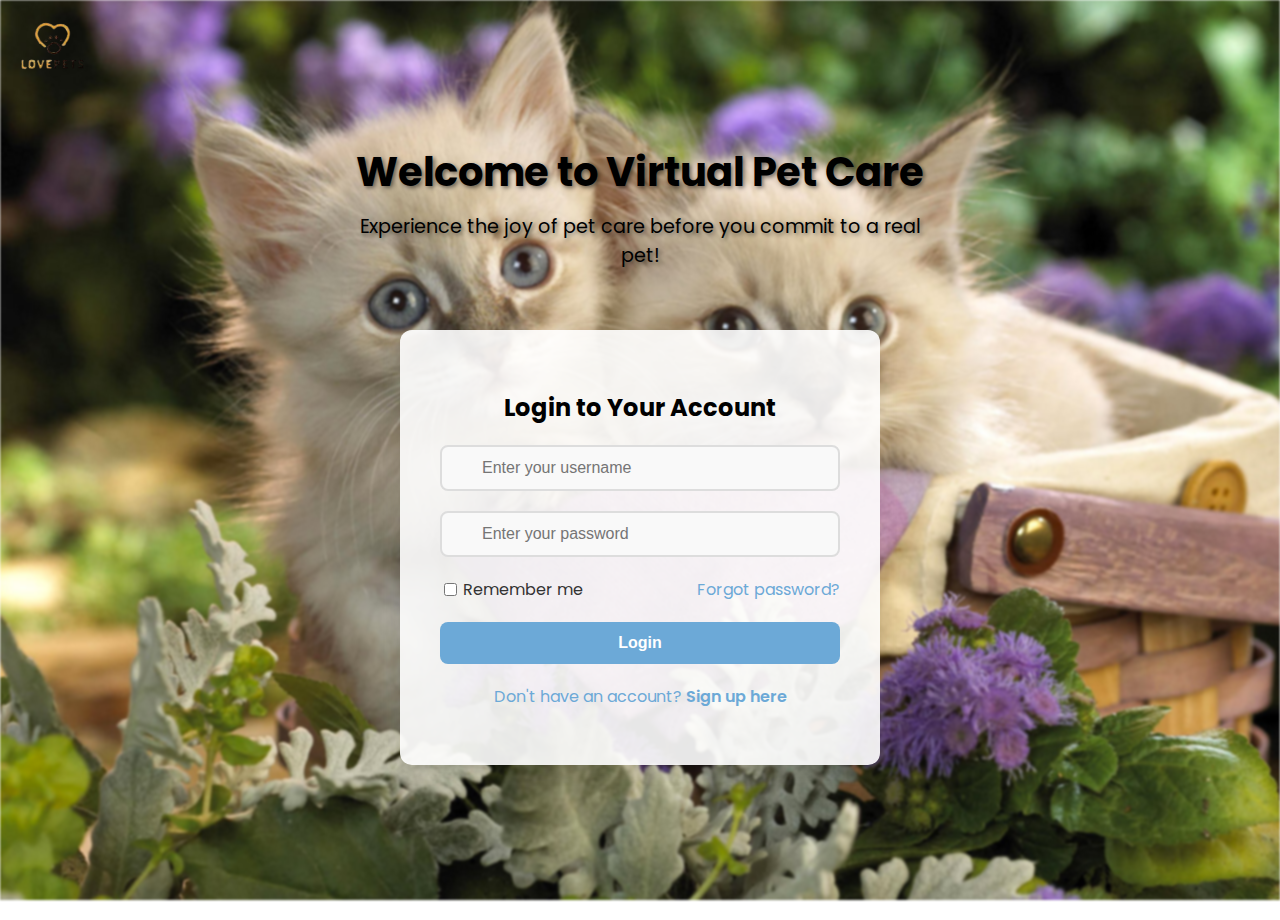
<file: index.html>
<!DOCTYPE html>
<html lang="en">

<head>
    <meta charset="UTF-8">
    <meta name="viewport" content="width=device-width, initial-scale=1.0">
    <title>Virtual Pet Care</title>
    <link rel="stylesheet" href="main.css">
    <link href="https://fonts.googleapis.com/css2?family=Poppins:wght@400;600&display=swap" rel="stylesheet">
    <link rel="stylesheet" href="https://unicons.iconscout.com/release/v4.0.8/css/line.css">
</head>

<body>
    <img class="logo" src="logo4.png" alt="logo">
    <div class="container">
        <div class="background-container">
            <h1>Welcome to Virtual Pet Care</h1>
            <p class="tagline">Experience the joy of pet care before you commit to a real pet!</p>
        </div>
        <form id="loginForm" action="welcome.html" method="post">
            <h2>Login to Your Account</h2>
            <div class="input-container">
                <i class="uil uil-user icon"></i>
                <input type="text" id="username" name="username" placeholder="Enter your username" required>
            </div>
            <div class="input-container">
                <i class="uil uil-lock icon"></i>
                <input type="password" id="password" name="password" placeholder="Enter your password" required>
                <i class="uil uil-eye-slash showHidePw" id="togglePw"></i>
            </div>
            <div class="checkbox-text">
                <div class="checkbox-content">
                    <input type="checkbox" id="logcheck">
                    <label for="logcheck" class="text">Remember me</label>
                </div>
                <a href="#">Forgot password?</a>
            </div>
            <button type="submit">Login</button>
            <p class="signup-link">Don't have an account? <a href="register.html">Sign up here</a></p>
        </form>


    </div>

    <script src="storage.js"></script>

</body>

</html>
</file>
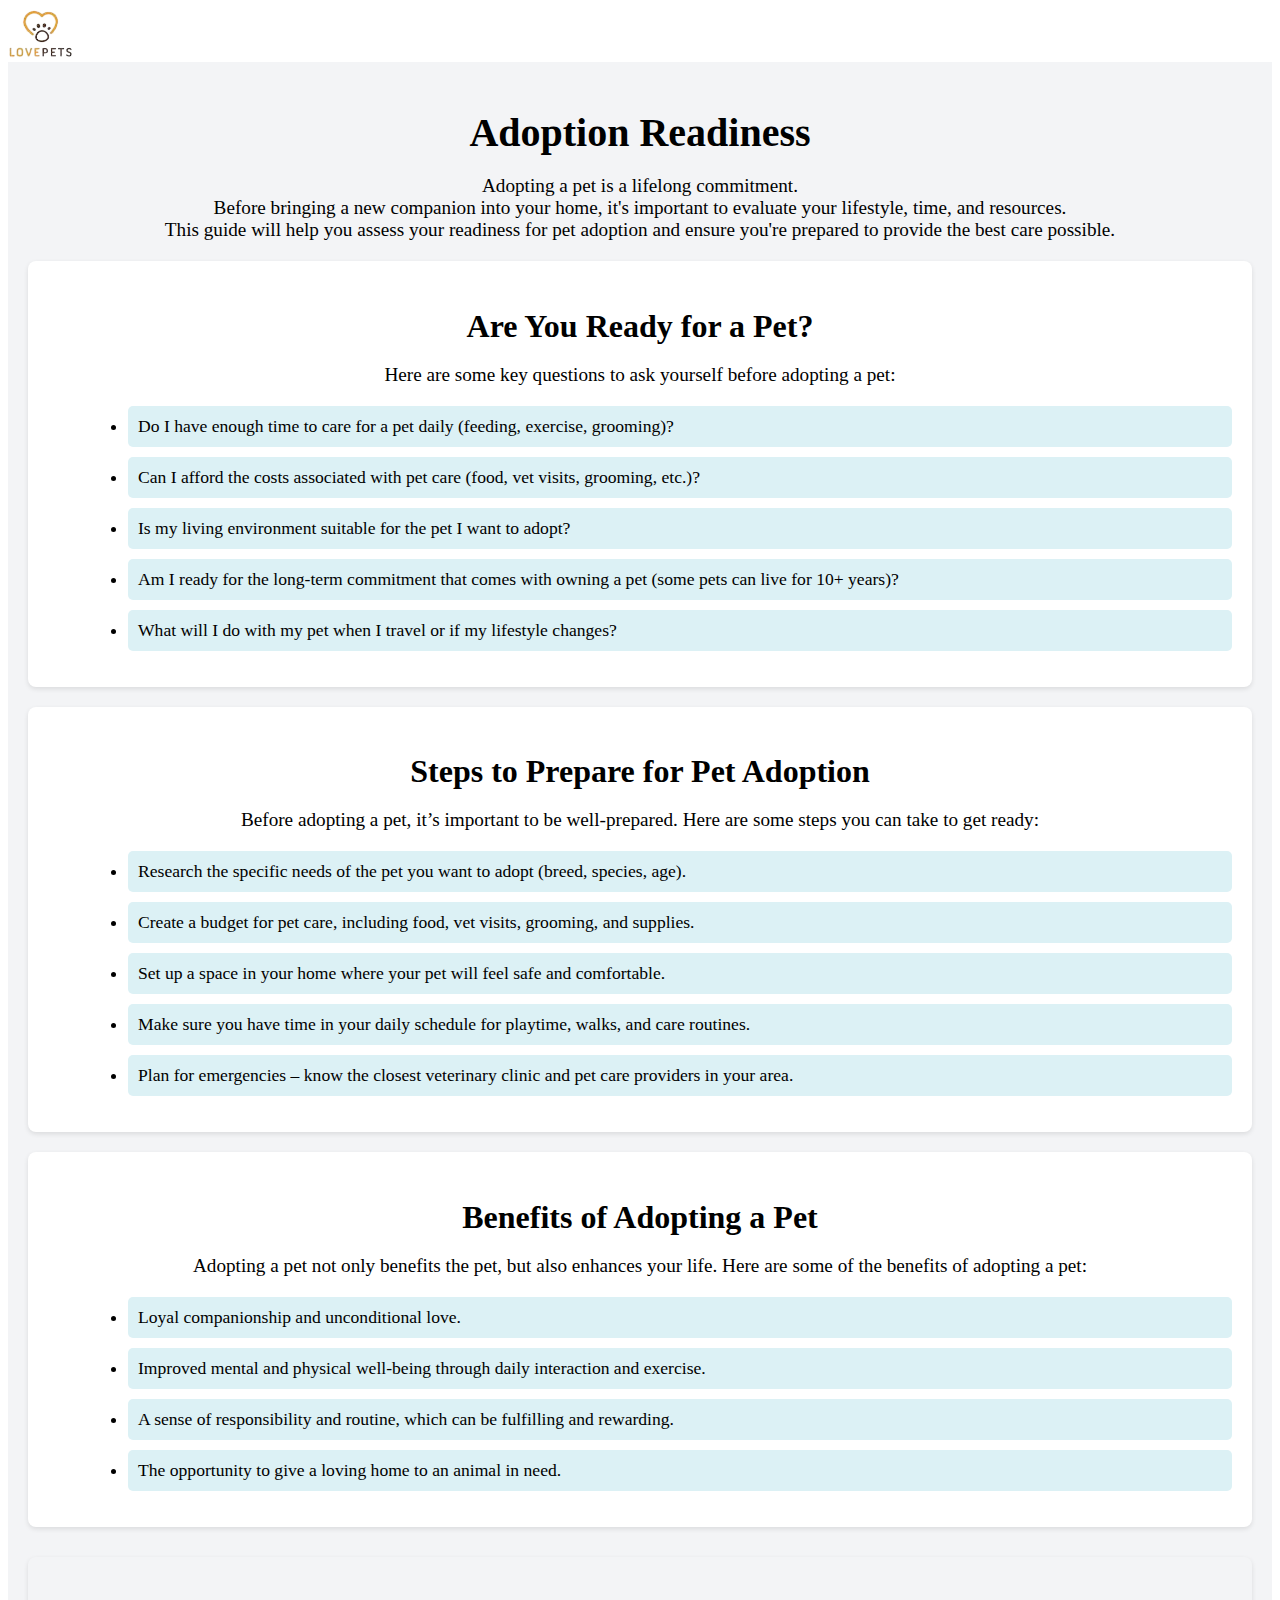
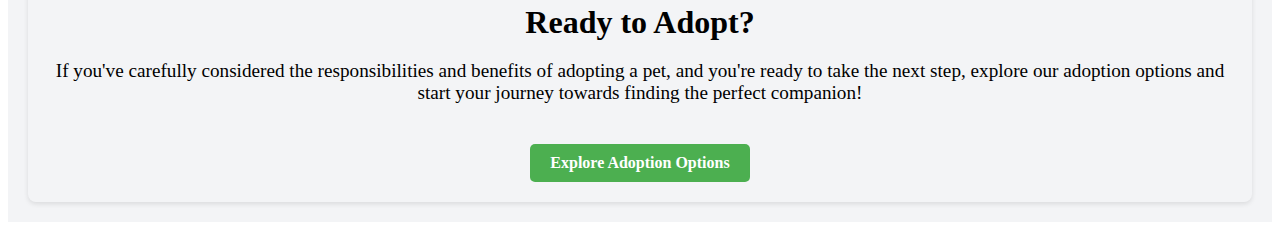
<file: adopt.html>
<!DOCTYPE html>
<html lang="en">

<head>
    <meta charset="UTF-8">
    <meta name="viewport" content="width=device-width, initial-scale=1.0">
    <title>Adoption Readlines</title>
    <link rel="stylesheet" href="adopt.css">
</head>

<body>

    <div class="logo">
        <a href="#"><img src="logo4.png" alt="Virtual Pet Care Logo"></a>
    </div>

    <div class="adoption-readiness">
        <h1>Adoption Readiness</h1>
        <p>Adopting a pet is a lifelong commitment.<br>Before bringing a new companion into your home, it's important to evaluate your lifestyle, time, and resources. <br>This guide will help you assess your readiness for pet adoption and ensure you're prepared
            to provide the best care possible.</p>

        <div class="readiness-questions">
            <h2>Are You Ready for a Pet?</h2>
            <p>Here are some key questions to ask yourself before adopting a pet:</p>
            <ul>
                <li>Do I have enough time to care for a pet daily (feeding, exercise, grooming)?</li>
                <li>Can I afford the costs associated with pet care (food, vet visits, grooming, etc.)?</li>
                <li>Is my living environment suitable for the pet I want to adopt?</li>
                <li>Am I ready for the long-term commitment that comes with owning a pet (some pets can live for 10+ years)?</li>
                <li>What will I do with my pet when I travel or if my lifestyle changes?</li>
            </ul>
        </div>

        <div class="preparation-tips">
            <h2>Steps to Prepare for Pet Adoption</h2>
            <p>Before adopting a pet, it’s important to be well-prepared. Here are some steps you can take to get ready:</p>
            <ul>
                <li>Research the specific needs of the pet you want to adopt (breed, species, age).</li>
                <li>Create a budget for pet care, including food, vet visits, grooming, and supplies.</li>
                <li>Set up a space in your home where your pet will feel safe and comfortable.</li>
                <li>Make sure you have time in your daily schedule for playtime, walks, and care routines.</li>
                <li>Plan for emergencies – know the closest veterinary clinic and pet care providers in your area.</li>
            </ul>
        </div>

        <div class="adoption-benefits">
            <h2>Benefits of Adopting a Pet</h2>
            <p>Adopting a pet not only benefits the pet, but also enhances your life. Here are some of the benefits of adopting a pet:</p>
            <ul>
                <li>Loyal companionship and unconditional love.</li>
                <li>Improved mental and physical well-being through daily interaction and exercise.</li>
                <li>A sense of responsibility and routine, which can be fulfilling and rewarding.</li>
                <li>The opportunity to give a loving home to an animal in need.</li>
            </ul>
        </div>

        <div class="cta">
            <h2>Ready to Adopt?</h2>
            <p>If you've carefully considered the responsibilities and benefits of adopting a pet, and you're ready to take the next step, explore our adoption options and start your journey towards finding the perfect companion!</p>
            <a href="#">Explore Adoption Options</a>
        </div>
    </div>


</body>

</html>
</file>
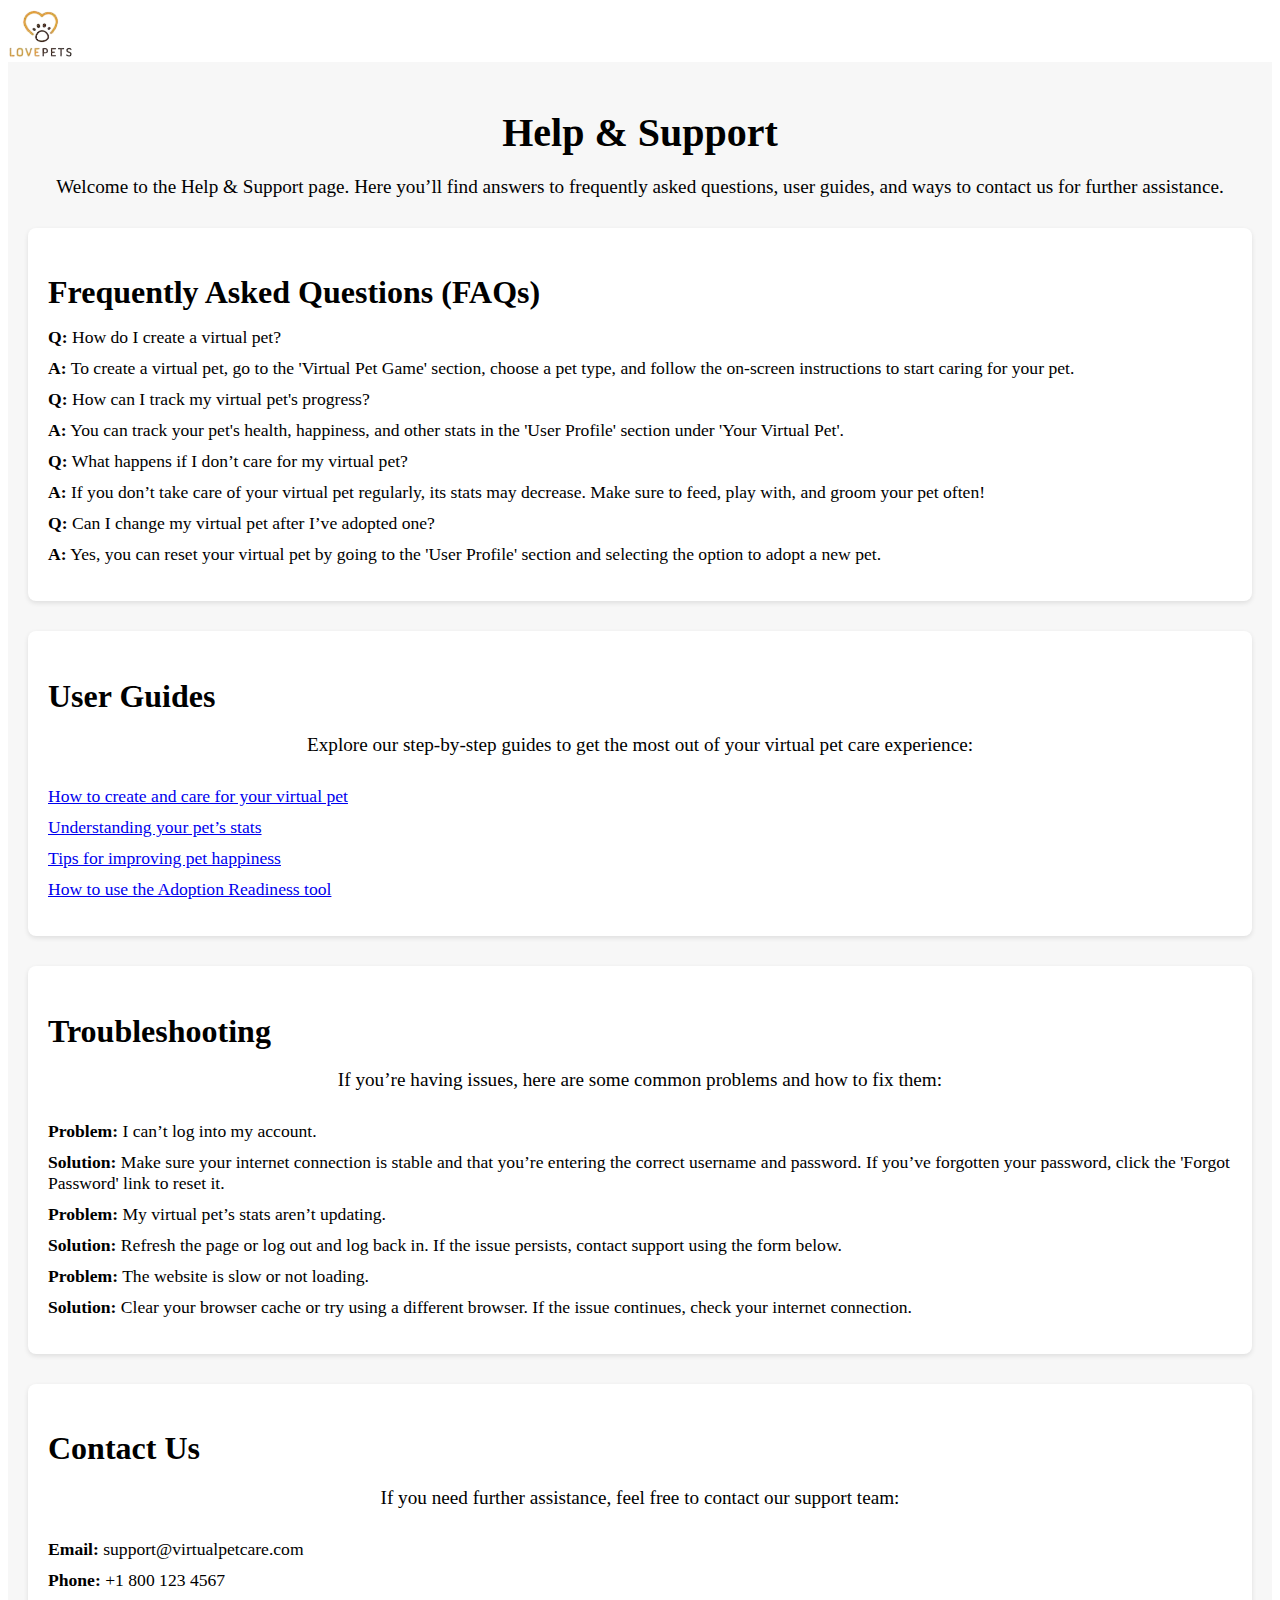
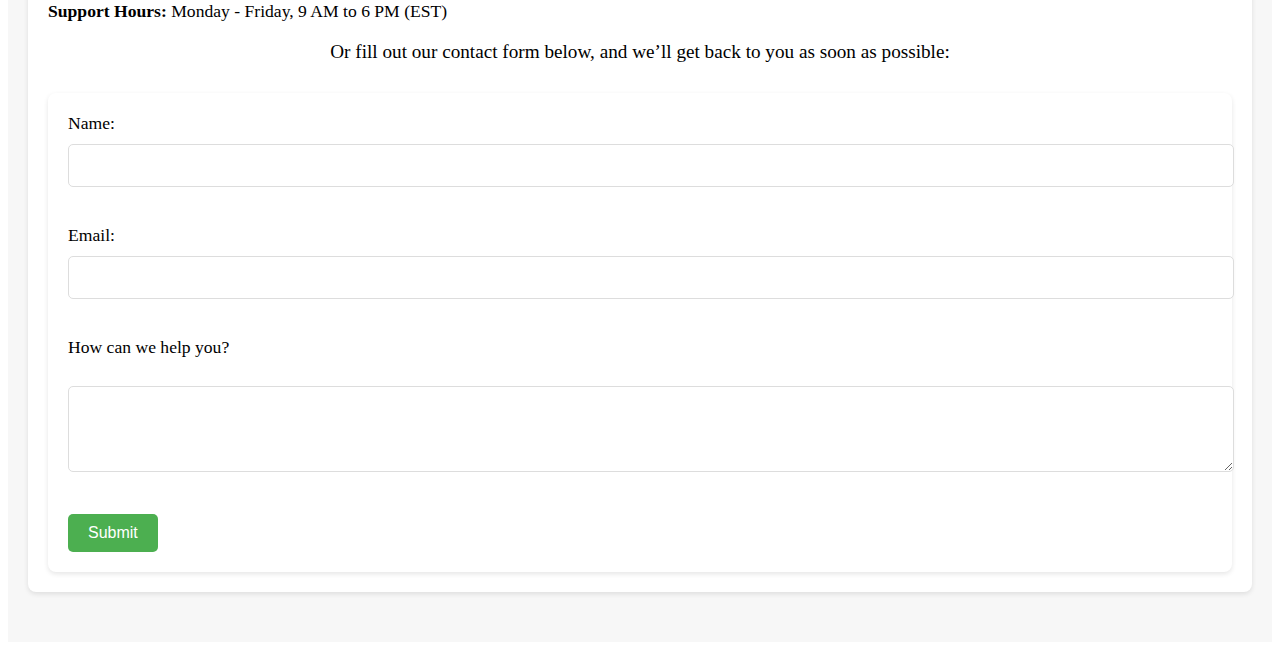
<file: help.html>
<!DOCTYPE html>
<html lang="en">

<head>
    <meta charset="UTF-8">
    <meta name="viewport" content="width=device-width, initial-scale=1.0">
    <title>Help and Support</title>
    <link rel="stylesheet" href="help.css">
</head>

<body>
    <div class="logo">
        <a href="#"><img src="logo4.png" alt="Virtual Pet Care Logo"></a>
    </div>
    <div class="help-support">
        <h1>Help & Support</h1>
        <p>Welcome to the Help & Support page. Here you’ll find answers to frequently asked questions, user guides, and ways to contact us for further assistance.</p>

        <div class="support-section">
            <h2>Frequently Asked Questions (FAQs)</h2>
            <ul>
                <li><strong>Q:</strong> How do I create a virtual pet?</li>
                <li><strong>A:</strong> To create a virtual pet, go to the 'Virtual Pet Game' section, choose a pet type, and follow the on-screen instructions to start caring for your pet.</li>

                <li><strong>Q:</strong> How can I track my virtual pet's progress?</li>
                <li><strong>A:</strong> You can track your pet's health, happiness, and other stats in the 'User Profile' section under 'Your Virtual Pet'.</li>

                <li><strong>Q:</strong> What happens if I don’t care for my virtual pet?</li>
                <li><strong>A:</strong> If you don’t take care of your virtual pet regularly, its stats may decrease. Make sure to feed, play with, and groom your pet often!</li>

                <li><strong>Q:</strong> Can I change my virtual pet after I’ve adopted one?</li>
                <li><strong>A:</strong> Yes, you can reset your virtual pet by going to the 'User Profile' section and selecting the option to adopt a new pet.</li>
            </ul>
        </div>

        <div class="support-section">
            <h2>User Guides</h2>
            <p>Explore our step-by-step guides to get the most out of your virtual pet care experience:</p>
            <ul>
                <li><a href="#">How to create and care for your virtual pet</a></li>
                <li><a href="#">Understanding your pet’s stats</a></li>
                <li><a href="#">Tips for improving pet happiness</a></li>
                <li><a href="#">How to use the Adoption Readiness tool</a></li>
            </ul>
        </div>

        <div class="support-section">
            <h2>Troubleshooting</h2>
            <p>If you’re having issues, here are some common problems and how to fix them:</p>
            <ul>
                <li><strong>Problem:</strong> I can’t log into my account.</li>
                <li><strong>Solution:</strong> Make sure your internet connection is stable and that you’re entering the correct username and password. If you’ve forgotten your password, click the 'Forgot Password' link to reset it.</li>

                <li><strong>Problem:</strong> My virtual pet’s stats aren’t updating.</li>
                <li><strong>Solution:</strong> Refresh the page or log out and log back in. If the issue persists, contact support using the form below.</li>

                <li><strong>Problem:</strong> The website is slow or not loading.</li>
                <li><strong>Solution:</strong> Clear your browser cache or try using a different browser. If the issue continues, check your internet connection.</li>
            </ul>
        </div>

        <div class="support-section">
            <h2>Contact Us</h2>
            <p>If you need further assistance, feel free to contact our support team:</p>
            <ul>
                <li><strong>Email:</strong> support@virtualpetcare.com</li>
                <li><strong>Phone:</strong> +1 800 123 4567</li>
                <li><strong>Support Hours:</strong> Monday - Friday, 9 AM to 6 PM (EST)</li>
            </ul>

            <p>Or fill out our contact form below, and we’ll get back to you as soon as possible:</p>
            <form>
                <label for="name">Name:</label>
                <input type="text" id="name" name="name" required><br><br>

                <label for="email">Email:</label>
                <input type="email" id="email" name="email" required><br><br>

                <label for="issue">How can we help you?</label><br>
                <textarea id="issue" name="issue" rows="4" cols="50" required></textarea><br><br>

                <button type="submit">Submit</button>
            </form>
        </div>
    </div>


</body>

</html>
</file>
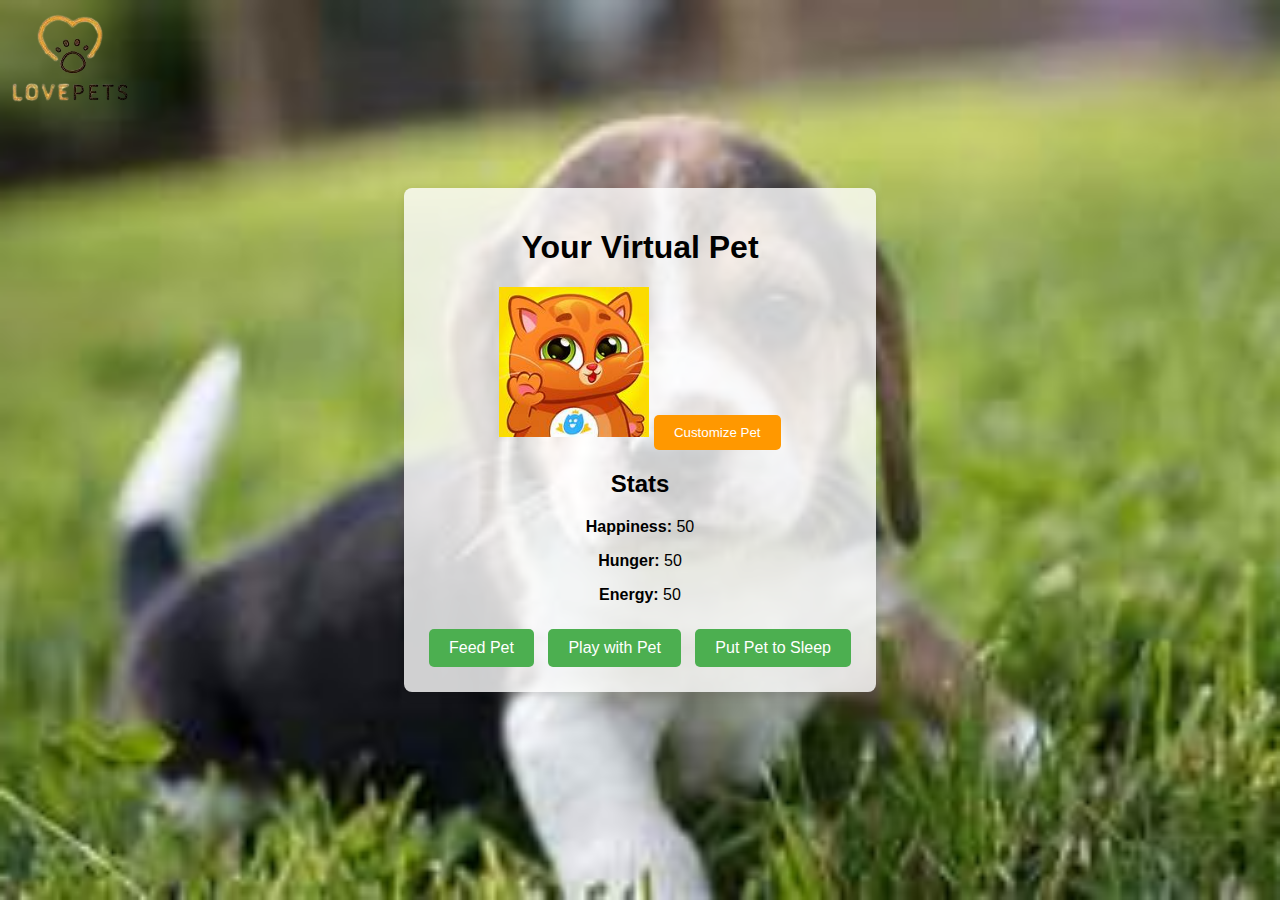
<file: peetgame.html>
<!DOCTYPE html>
<html lang="en">

<head>
    <meta charset="UTF-8">
    <meta name="viewport" content="width=device-width, initial-scale=1.0">
    <title>Virtual Pet Game</title>
    <link rel="stylesheet" href="petgame.css">
</head>

<body>
    <div class="logo">
        <a href="#"><img src="logo4.png" alt="Virtual Pet Care Logo"></a>
    </div>

    <div class="game-container">
        <h1>Your Virtual Pet</h1>

        <div class="pet">
            <img id="petImage" src="pet.jpeg" alt="Your Virtual Pet">
            <button id="customizePet">Customize Pet</button>
        </div>

        <div class="stats">
            <h2>Stats</h2>
            <p><strong>Happiness:</strong> <span id="happiness">50</span></p>
            <p><strong>Hunger:</strong> <span id="hunger">50</span></p>
            <p><strong>Energy:</strong> <span id="energy">50</span></p>
        </div>

        <div class="actions">
            <button id="feedButton">Feed Pet</button>
            <button id="playButton">Play with Pet</button>
            <button id="restButton">Put Pet to Sleep</button>
        </div>
    </div>

    <script src="script.js"></script>
</body>

</html>
</file>
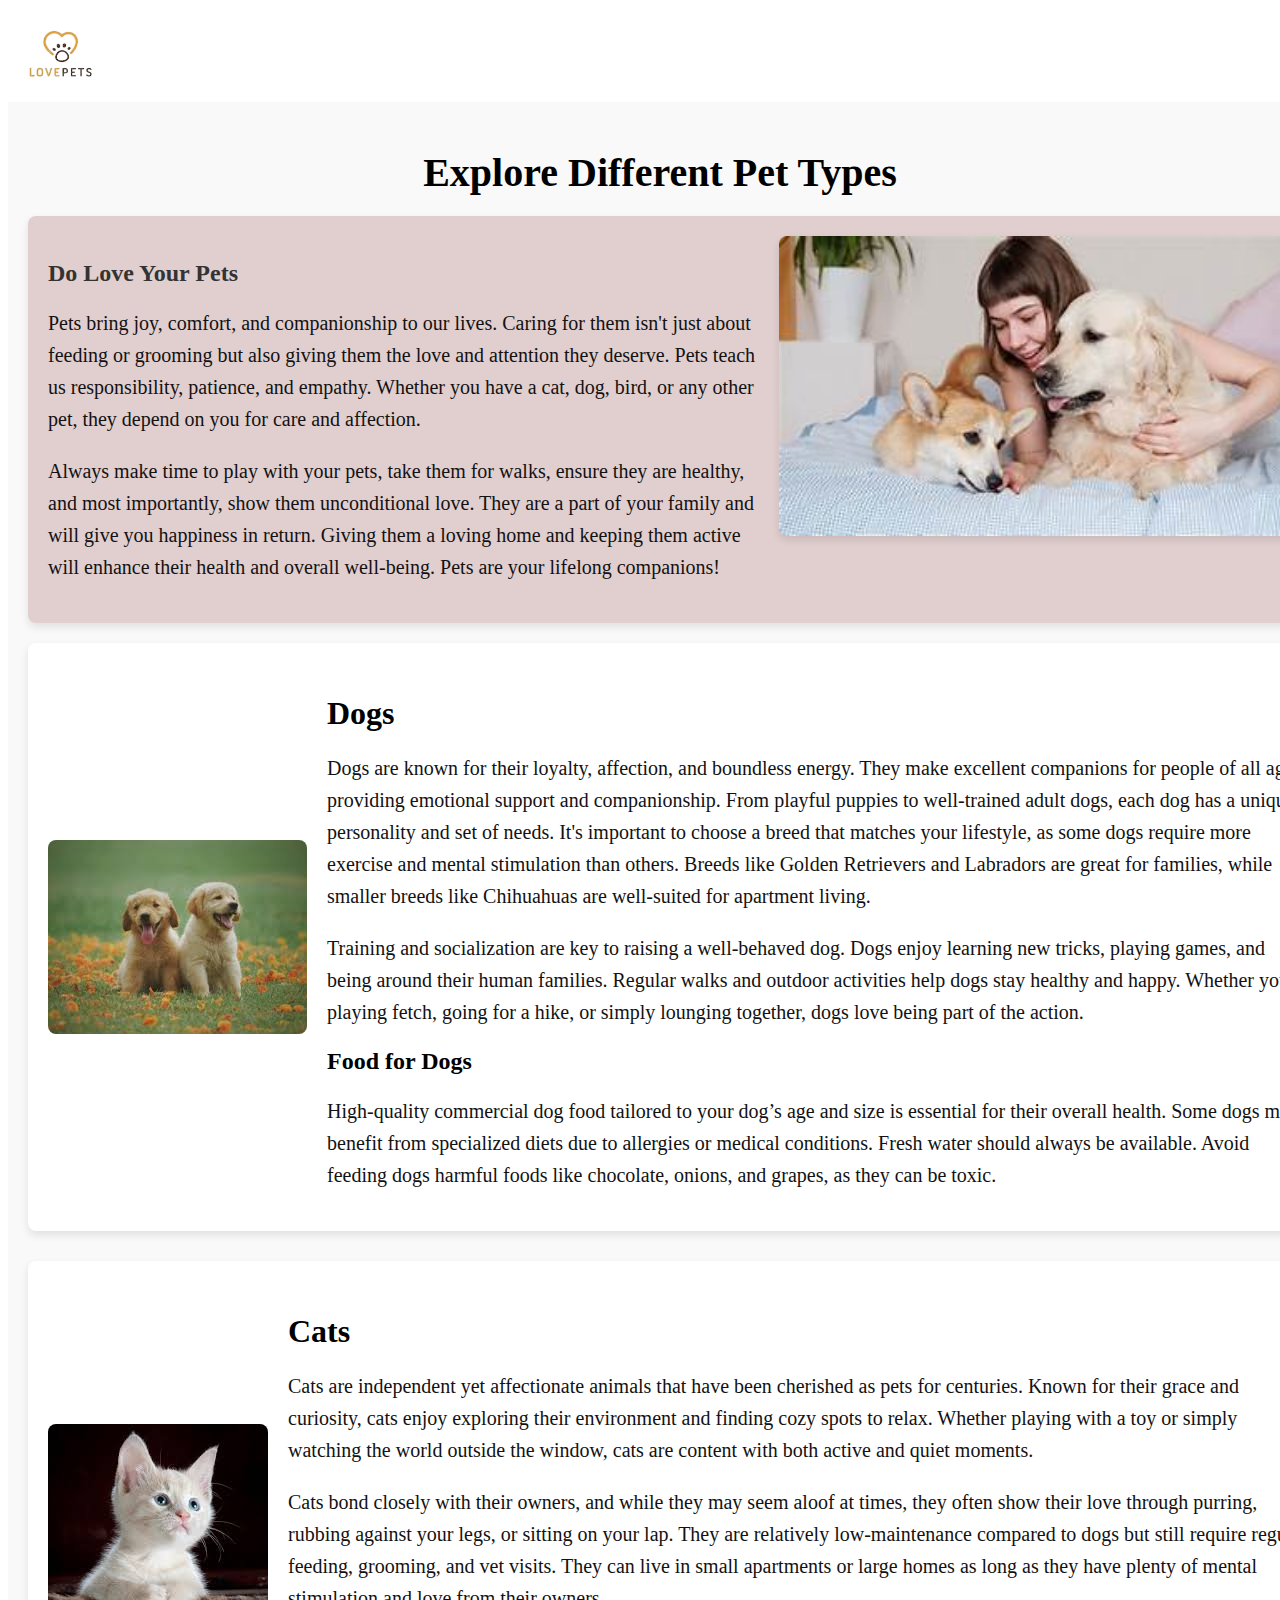
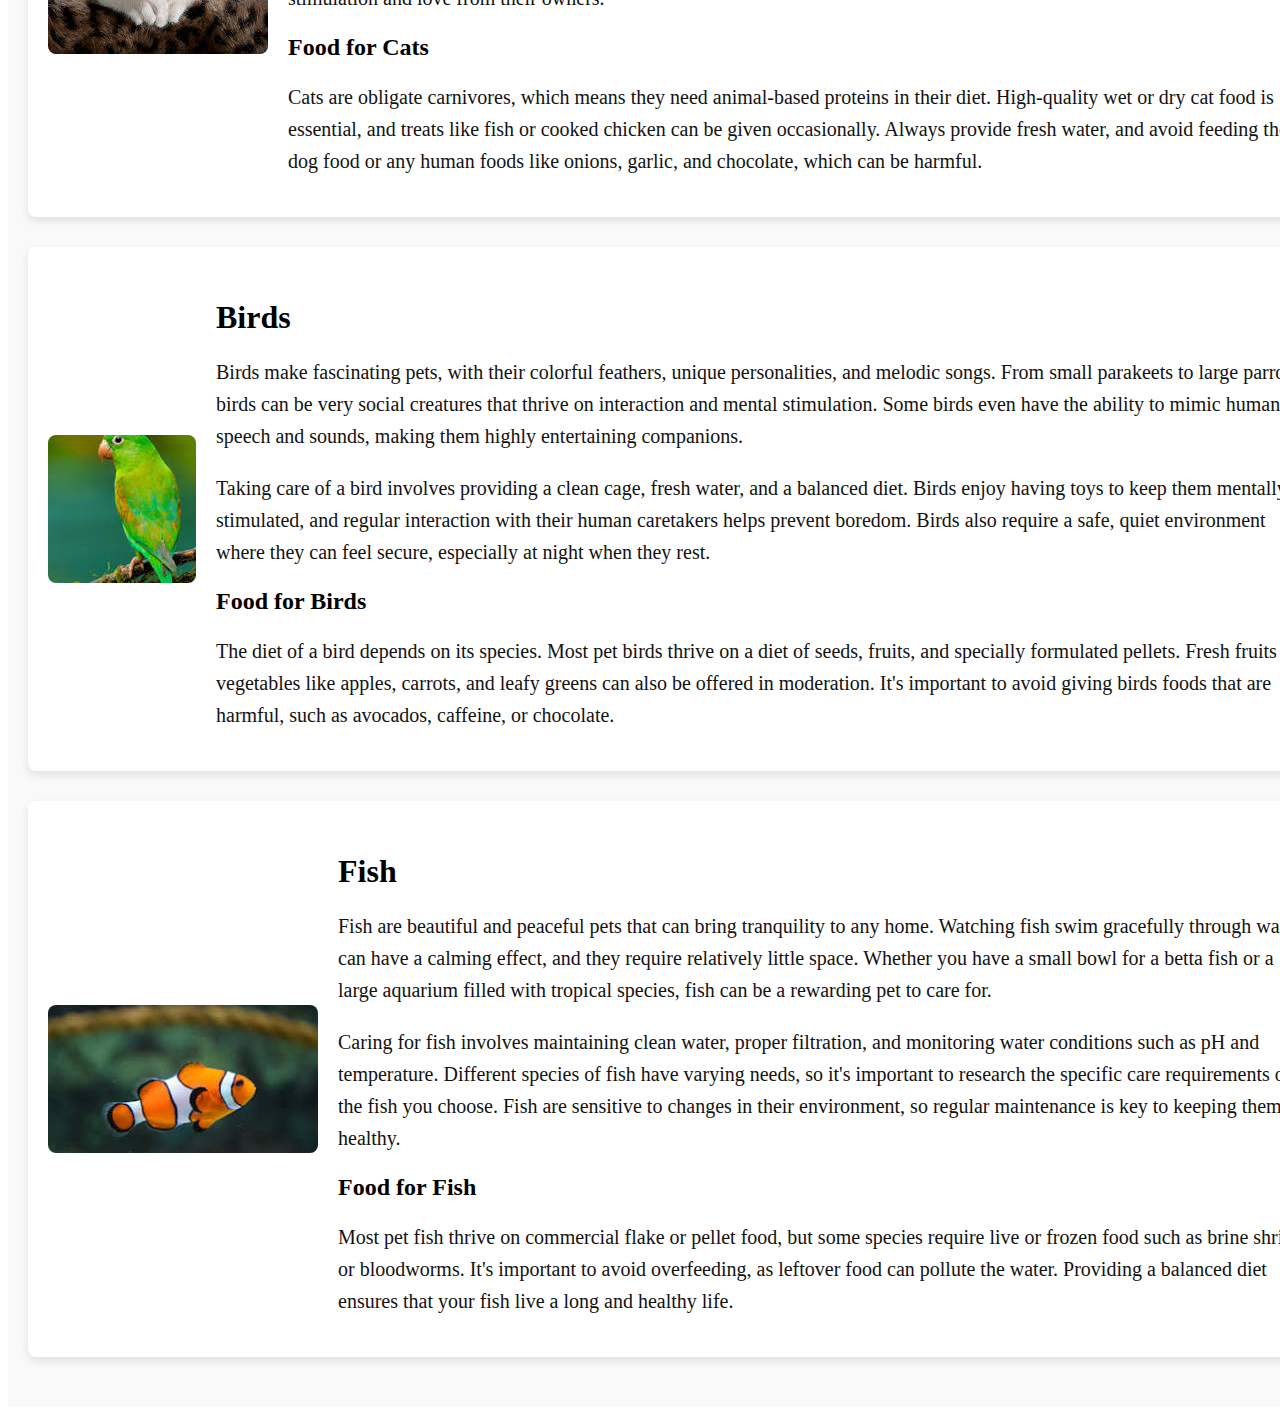
<file: petype.html>
<!DOCTYPE html>
<html lang="en">

<head>
    <meta charset="UTF-8">
    <meta name="viewport" content="width=device-width, initial-scale=1.0">
    <title>Pet Type</title>
    <link rel="stylesheet" href="pettype.css">
</head>

<body>
    <div class="logo">
        <a href="#"><img src="logo4.png" alt="Logo"></a>
    </div>

    <div class="pet-type">
        <h1>Explore Different Pet Types</h1>

        <div class="info">
            <div class="main-info">
                <h3>Do Love Your Pets</h3>
                <p>Pets bring joy, comfort, and companionship to our lives. Caring for them isn't just about feeding or grooming but also giving them the love and attention they deserve. Pets teach us responsibility, patience, and empathy. Whether you have
                    a cat, dog, bird, or any other pet, they depend on you for care and affection.</p>
                <p>Always make time to play with your pets, take them for walks, ensure they are healthy, and most importantly, show them unconditional love. They are a part of your family and will give you happiness in return. Giving them a loving home
                    and keeping them active will enhance their health and overall well-being. Pets are your lifelong companions!</p>
            </div>

            <div class="image-section">
                <img src="pet7.jpeg" alt="Cute Pet Image">
            </div>
        </div>

        <div class="pet-category">
            <div class="pet-content">
                <img src="dogimg.jpeg" alt="Dogs">
                <div class="content">
                    <h3>Dogs</h3>
                    <p>Dogs are known for their loyalty, affection, and boundless energy. They make excellent companions for people of all ages, providing emotional support and companionship. From playful puppies to well-trained adult dogs, each dog has
                        a unique personality and set of needs. It's important to choose a breed that matches your lifestyle, as some dogs require more exercise and mental stimulation than others. Breeds like Golden Retrievers and Labradors are great for
                        families, while smaller breeds like Chihuahuas are well-suited for apartment living.</p>
                    <p>Training and socialization are key to raising a well-behaved dog. Dogs enjoy learning new tricks, playing games, and being around their human families. Regular walks and outdoor activities help dogs stay healthy and happy. Whether
                        you’re playing fetch, going for a hike, or simply lounging together, dogs love being part of the action.</p>
                    <h4>Food for Dogs</h4>
                    <p>High-quality commercial dog food tailored to your dog’s age and size is essential for their overall health. Some dogs may benefit from specialized diets due to allergies or medical conditions. Fresh water should always be available.
                        Avoid feeding dogs harmful foods like chocolate, onions, and grapes, as they can be toxic.</p>
                </div>
            </div>
        </div>

        <div class="pet-category">
            <div class="pet-content">
                <div class="content">
                    <h3>Cats</h3>
                    <p>Cats are independent yet affectionate animals that have been cherished as pets for centuries. Known for their grace and curiosity, cats enjoy exploring their environment and finding cozy spots to relax. Whether playing with a toy or
                        simply watching the world outside the window, cats are content with both active and quiet moments.</p>
                    <p>Cats bond closely with their owners, and while they may seem aloof at times, they often show their love through purring, rubbing against your legs, or sitting on your lap. They are relatively low-maintenance compared to dogs but still
                        require regular feeding, grooming, and vet visits. They can live in small apartments or large homes as long as they have plenty of mental stimulation and love from their owners.</p>
                    <h4>Food for Cats</h4>
                    <p>Cats are obligate carnivores, which means they need animal-based proteins in their diet. High-quality wet or dry cat food is essential, and treats like fish or cooked chicken can be given occasionally. Always provide fresh water, and
                        avoid feeding them dog food or any human foods like onions, garlic, and chocolate, which can be harmful.</p>
                </div>
                <img src="catimg.jpeg" alt="Cats">
            </div>
        </div>

        <div class="pet-category">
            <div class="pet-content">
                <img src="birdimg.jpeg" alt="Birds">
                <div class="content">
                    <h3>Birds</h3>
                    <p>Birds make fascinating pets, with their colorful feathers, unique personalities, and melodic songs. From small parakeets to large parrots, birds can be very social creatures that thrive on interaction and mental stimulation. Some birds
                        even have the ability to mimic human speech and sounds, making them highly entertaining companions.</p>
                    <p>Taking care of a bird involves providing a clean cage, fresh water, and a balanced diet. Birds enjoy having toys to keep them mentally stimulated, and regular interaction with their human caretakers helps prevent boredom. Birds also
                        require a safe, quiet environment where they can feel secure, especially at night when they rest.</p>
                    <h4>Food for Birds</h4>
                    <p>The diet of a bird depends on its species. Most pet birds thrive on a diet of seeds, fruits, and specially formulated pellets. Fresh fruits and vegetables like apples, carrots, and leafy greens can also be offered in moderation. It's
                        important to avoid giving birds foods that are harmful, such as avocados, caffeine, or chocolate.</p>
                </div>
            </div>
        </div>

        <div class="pet-category">
            <div class="pet-content">
                <div class="content">
                    <h3>Fish</h3>
                    <p>Fish are beautiful and peaceful pets that can bring tranquility to any home. Watching fish swim gracefully through water can have a calming effect, and they require relatively little space. Whether you have a small bowl for a betta
                        fish or a large aquarium filled with tropical species, fish can be a rewarding pet to care for.</p>
                    <p>Caring for fish involves maintaining clean water, proper filtration, and monitoring water conditions such as pH and temperature. Different species of fish have varying needs, so it's important to research the specific care requirements
                        of the fish you choose. Fish are sensitive to changes in their environment, so regular maintenance is key to keeping them healthy.</p>
                    <h4>Food for Fish</h4>
                    <p>Most pet fish thrive on commercial flake or pellet food, but some species require live or frozen food such as brine shrimp or bloodworms. It's important to avoid overfeeding, as leftover food can pollute the water. Providing a balanced
                        diet ensures that your fish live a long and healthy life.</p>
                </div>
                <img src="fishimg.jpeg" alt="Fish">
            </div>
        </div>
    </div>
</body>

</html>
</file>
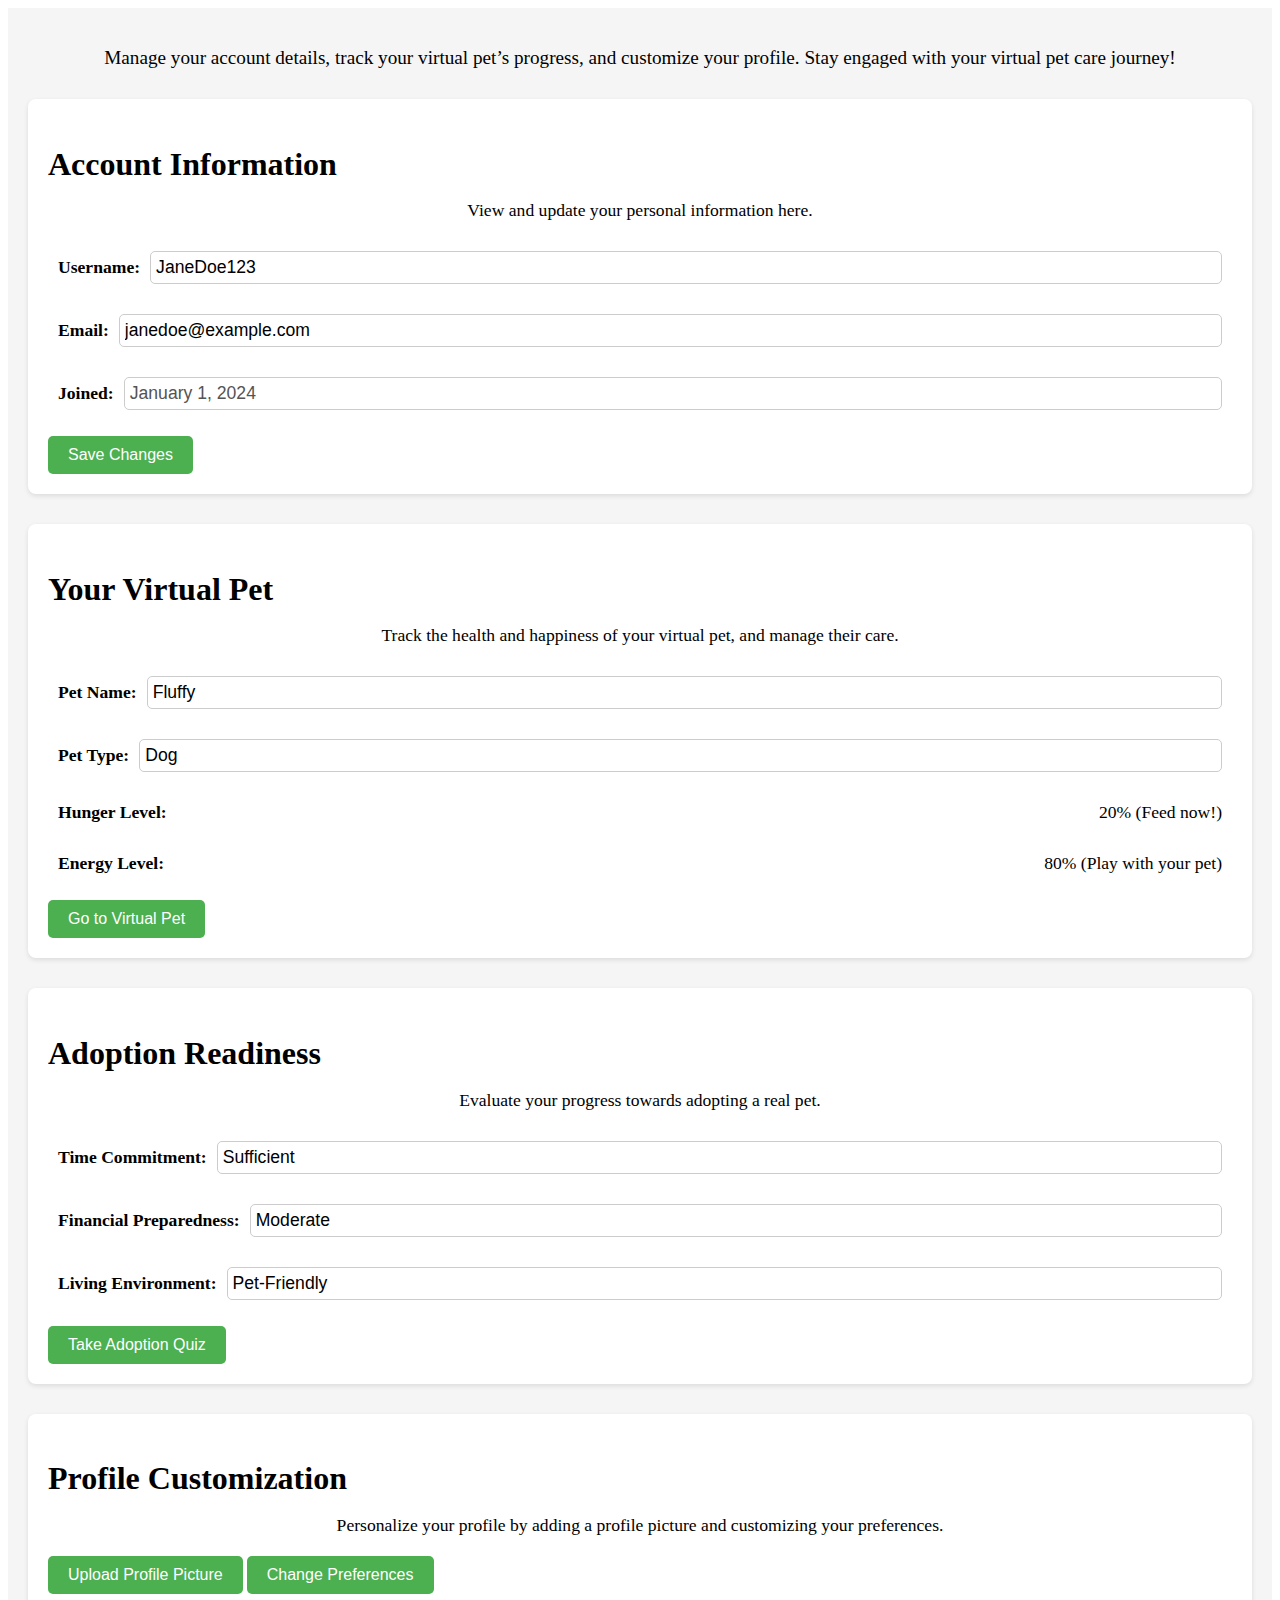
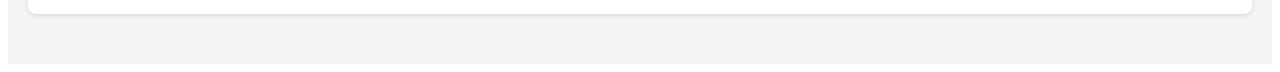
<file: profile.html>
<!DOCTYPE html>
<html lang="en">

<head>
    <meta charset="UTF-8">
    <meta name="viewport" content="width=device-width, initial-scale=1.0">
    <title>User Profile</title>
    <link rel="stylesheet" href="profile.css">
</head>

<body>

    <div class="user-profile">
        <p>Manage your account details, track your virtual pet’s progress, and customize your profile. Stay engaged with your virtual pet care journey!</p>

        <div class="profile-section">
            <h2>Account Information</h2>
            <p>View and update your personal information here.</p>
            <ul>
                <li><strong>Username:</strong> <input type="text" value="JaneDoe123"></li>
                <li><strong>Email:</strong> <input type="email" value="janedoe@example.com"></li>
                <li><strong>Joined:</strong> <input type="text" value="January 1, 2024" disabled></li>
            </ul>
            <button>Save Changes</button>
        </div>

        <div class="profile-section">
            <h2>Your Virtual Pet</h2>
            <p>Track the health and happiness of your virtual pet, and manage their care.</p>
            <ul>
                <li><strong>Pet Name:</strong> <input type="text" value="Fluffy"></li>
                <li><strong>Pet Type:</strong> <input type="text" value="Dog"></li>
                <li><strong>Hunger Level:</strong> 20% (Feed now!)</li>
                <li><strong>Energy Level:</strong> 80% (Play with your pet)</li>
            </ul>
            <button>Go to Virtual Pet</button>
        </div>

        <div class="profile-section">
            <h2>Adoption Readiness</h2>
            <p>Evaluate your progress towards adopting a real pet.</p>
            <ul>
                <li><strong>Time Commitment:</strong> <input type="text" value="Sufficient"></li>
                <li><strong>Financial Preparedness:</strong> <input type="text" value="Moderate"></li>
                <li><strong>Living Environment:</strong> <input type="text" value="Pet-Friendly"></li>
            </ul>
            <button>Take Adoption Quiz</button>
        </div>

        <div class="profile-section">
            <h2>Profile Customization</h2>
            <p>Personalize your profile by adding a profile picture and customizing your preferences.</p>
            <button>Upload Profile Picture</button>
            <button>Change Preferences</button>
        </div>
    </div>



</body>

</html>
</file>
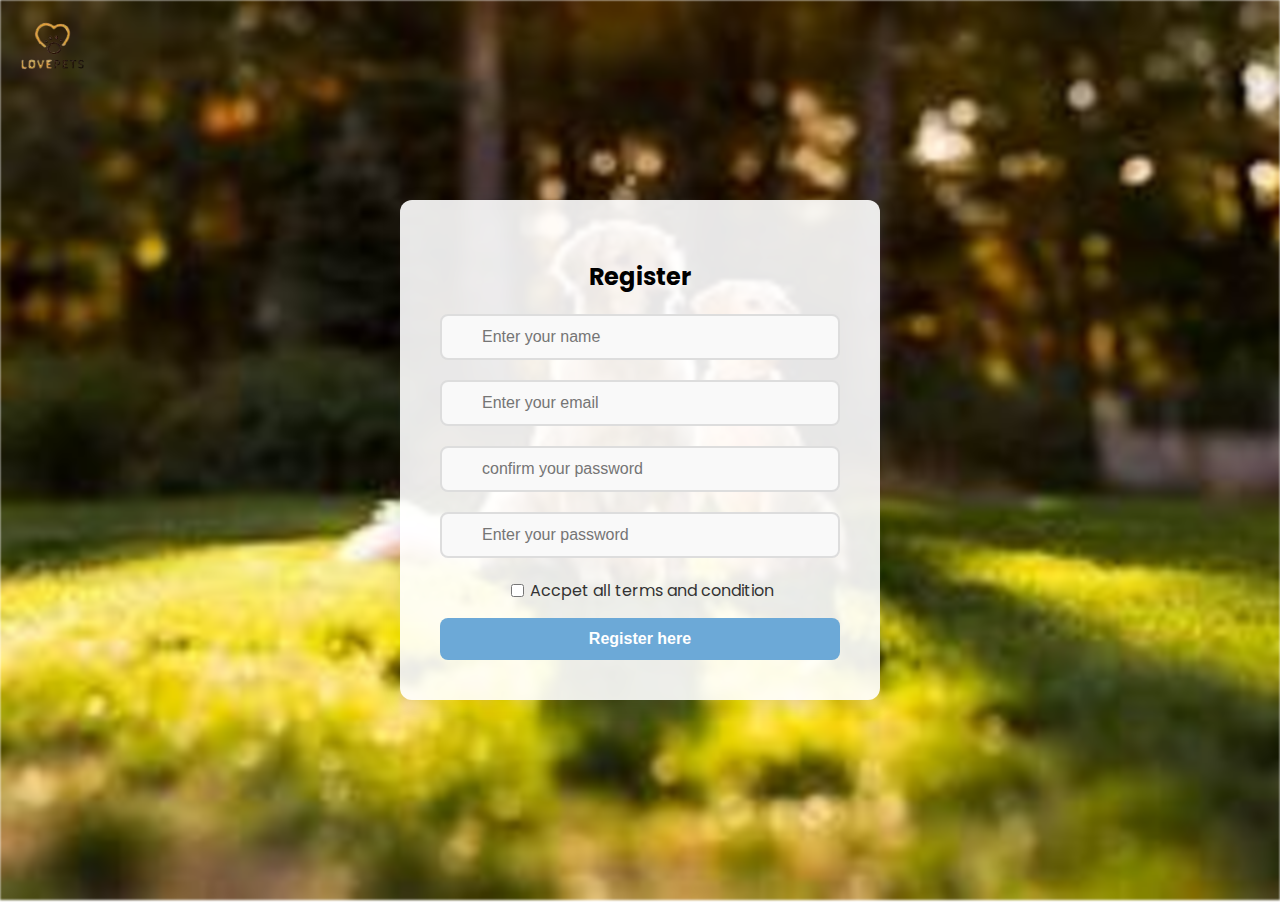
<file: register.html>
<!DOCTYPE html>
<html lang="en">

<head>
    <meta charset="UTF-8">
    <meta name="viewport" content="width=device-width, initial-scale=1.0">
    <title>sign up page</title>
    <link rel="stylesheet" href="register.css">
    <link href="https://fonts.googleapis.com/css2?family=Poppins:wght@400;600&display=swap" rel="stylesheet">
    <link rel="stylesheet" href="https://unicons.iconscout.com/release/v4.0.8/css/line.css">
</head>

<body>
    <div class="container">

        <img class="logo" src="logo4.png" alt="logo">
        <form id="loginForm" action="welcome.html" method="post">
            <h2>Register</h2>
            <div class="input-container">
                <i class="uil uil-user icon"></i>
                <input type="text" id="name" name="name" placeholder="Enter your name" required>
            </div>
            <div class="input-container">
                <i class="uil uil-envelope"></i>
                <input type="text" id="email" name="email" placeholder="Enter your email" required>
            </div>

            <div class="input-container">
                <i class="uil uil-lock icon"></i>
                <input type="password" id="password" name="password" placeholder="confirm your password" required>
            </div>

            <div class="input-container">
                <i class="uil uil-lock icon"></i>
                <input type="password" id="password" name="password" placeholder="Enter your password" required>
                <i class="uil uil-eye-slash showHidePw" id="togglePw"></i>
            </div>

            <div class="checkbox-content">
                <input type="checkbox" id="logcheck">
                <label for="logcheck" class="text">Accpet all terms and condition</label>
            </div>

            <button type="Submit">Register here</button>
        </form>

    </div>

    <script src="storage.js"></script>
</body>

</html>
</file>
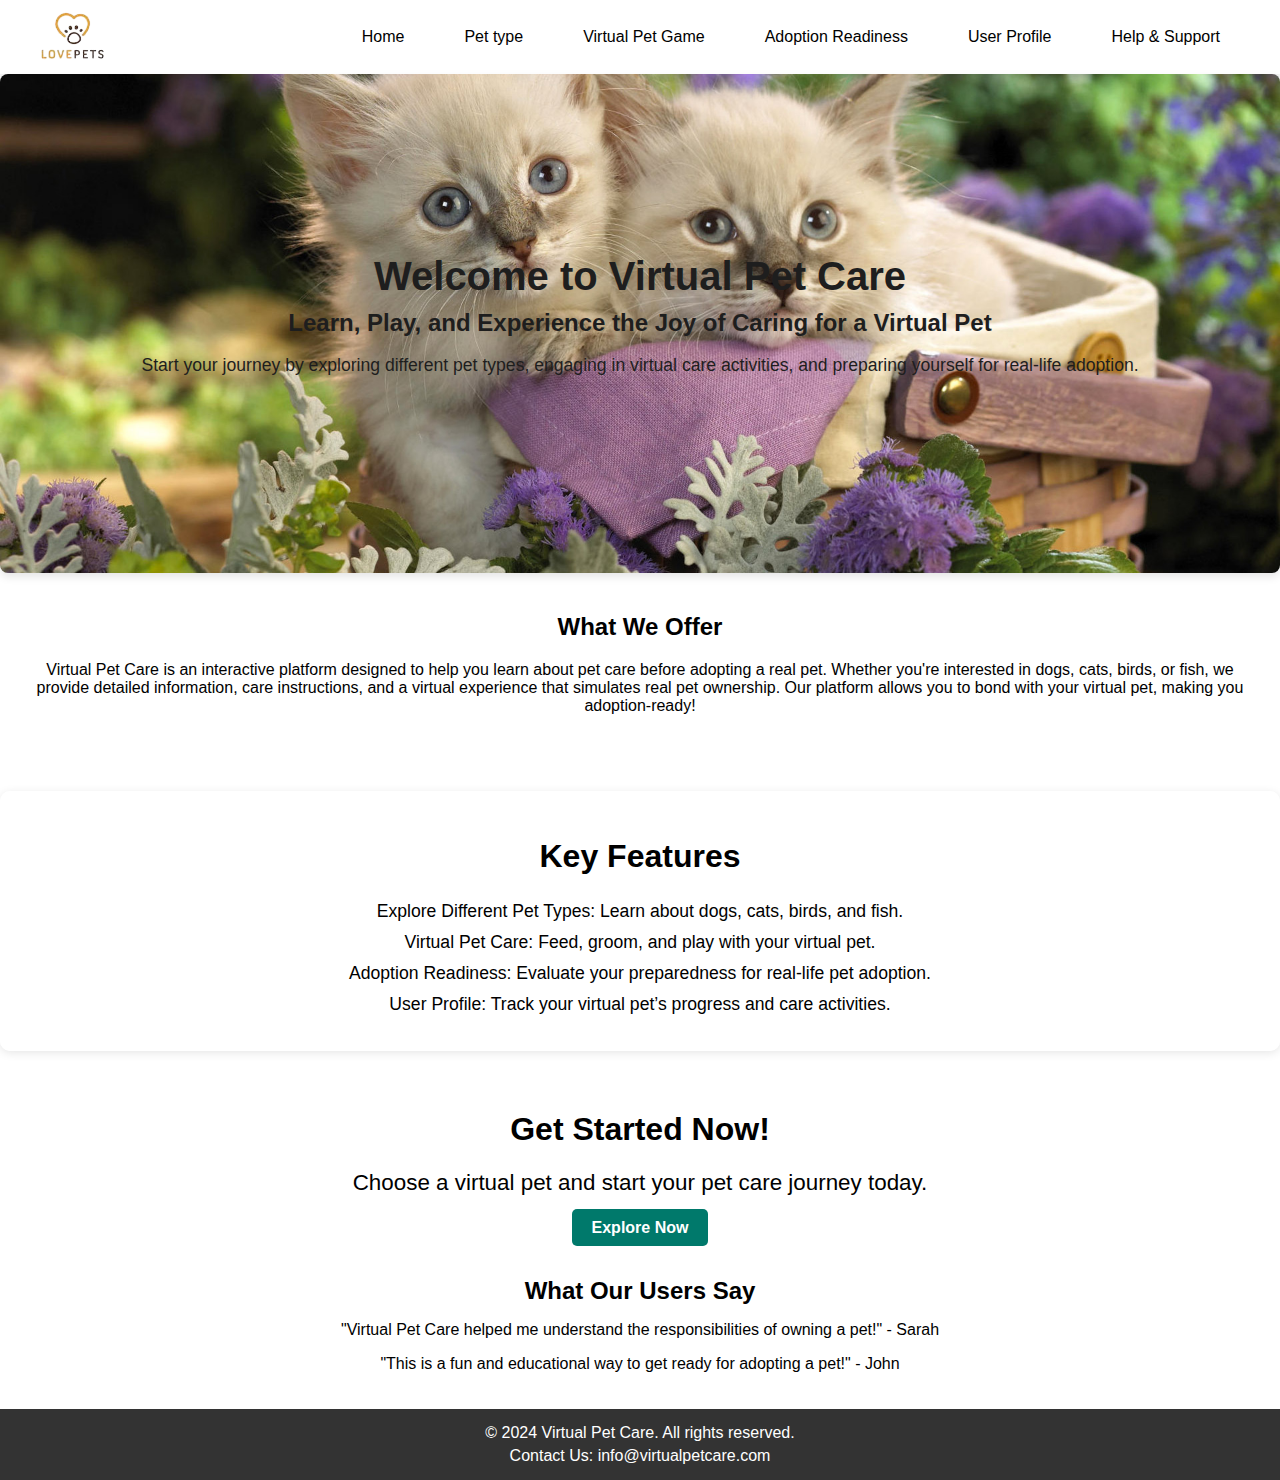
<file: welcome.html>
<!DOCTYPE html>
<html lang="en">

<head>
    <meta charset="UTF-8">
    <meta name="viewport" content="width=device-width, initial-scale=1.0">
    <title>virtual pet Care</title>
    <link rel="stylesheet" href="style.css">
    <link rel="stylesheet" href="https://fonts.googleapis.com/css2?family=Poppins:wght@400;600&display=swap">
</head>

<body>
    <div class="header-container">
        <div class="header">
            <div class="logo">
                <a href="#"><img src="logo4.png" alt="Virtual Pet Care Logo"></a>
            </div>
            <nav>
                <ul class="ulist">
                    <li><a href="welcome.html">Home</a></li>
                    <li><a href="petype.html">Pet type</a></li>
                    <li><a href="peetgame.html">Virtual Pet Game</a></li>
                    <li><a href="adopt.html">Adoption Readiness</a></li>
                    <li><a href="profile.html">User Profile</a></li>
                    <li><a href="help.html">Help & Support</a></li>
                </ul>
            </nav>
        </div>
    </div>

    <div class="banner">
        <h1>Welcome to Virtual Pet Care</h1>
        <h3>Learn, Play, and Experience the Joy of Caring for a Virtual Pet</h3>
        <p>Start your journey by exploring different pet types, engaging in virtual care activities, and preparing yourself for real-life adoption.</p>
    </div>

    <div class="overview">
        <h2>What We Offer</h2>
        <p>Virtual Pet Care is an interactive platform designed to help you learn about pet care before adopting a real pet. Whether you're interested in dogs, cats, birds, or fish, we provide detailed information, care instructions, and a virtual experience
            that simulates real pet ownership. Our platform allows you to bond with your virtual pet, making you adoption-ready!</p>
    </div>

    <div class="features">
        <h2>Key Features</h2>
        <ul>
            <li>Explore Different Pet Types: Learn about dogs, cats, birds, and fish.</li>
            <li>Virtual Pet Care: Feed, groom, and play with your virtual pet.</li>
            <li>Adoption Readiness: Evaluate your preparedness for real-life pet adoption.</li>
            <li>User Profile: Track your virtual pet’s progress and care activities.</li>
        </ul>
    </div>

    <div class="cta">
        <h2>Get Started Now!</h2>
        <p>Choose a virtual pet and start your pet care journey today.</p>
        <a href="#">Explore Now</a>
    </div>

    <div class="testimonials">
        <h2>What Our Users Say</h2>
        <p>"Virtual Pet Care helped me understand the responsibilities of owning a pet!" - Sarah</p>
        <p>"This is a fun and educational way to get ready for adopting a pet!" - John</p>
    </div>

    <div class="footer">
        <p>&copy; 2024 Virtual Pet Care. All rights reserved.</p>
        <p>Contact Us: info@virtualpetcare.com</p>
    </div>
</body>

</html>
</file>
<file: main.css>
body {
    font-family: 'Poppins', Arial, sans-serif;
    height: 100vh;
    display: flex;
    align-items: center;
    justify-content: center;
    margin: 0;
    overflow: hidden;
    position: relative;
    color: #333;
}

body::before {
    content: "";
    position: absolute;
    top: 0;
    left: 0;
    width: 100%;
    height: 100%;
    background-image: url('petimg10.jpg');
    background-size: cover;
    background-position: center;
    filter: blur(1px);
    z-index: -1;
}

.container {
    display: flex;
    flex-direction: column;
    justify-content: center;
    align-items: center;
    width: 100%;
    height: 100%;
    padding: 20px;
}

form {
    width: 100%;
    max-width: 400px;
    margin: 20px;
    background: rgba(255, 255, 255, 0.9);
    padding: 40px;
    border-radius: 12px;
    box-shadow: 0px 4px 20px rgba(0, 0, 0, 0.1);
    display: flex;
    flex-direction: column;
    align-items: center;
    z-index: 3;
}

form h2 {
    margin-bottom: 20px;
    color: #000000;
}

.input-container {
    position: relative;
    width: 100%;
    margin-bottom: 20px;
}

.input-container input {
    width: 100%;
    padding: 12px;
    padding-left: 40px;
    padding-right: 50px;
    box-sizing: border-box;
    border: 2px solid #ddd;
    border-radius: 8px;
    font-size: 16px;
    color: #333;
    background: #f9f9f9;
    transition: border 0.3s ease;
}

.input-container i {
    position: absolute;
    left: 10px;
    top: 50%;
    transform: translateY(-50%);
    font-size: 18px;
    color: #888;
}

.input-container .showHidePw {
    position: absolute;
    left: 350px;
    top: 50%;
    transform: translateY(-50%);
    cursor: pointer;
    font-size: 18px;
}

input:focus {
    border-color: #6ca9d7;
    outline: none;
}

button {
    width: 100%;
    background-color: #6ca9d7;
    color: white;
    padding: 12px 20px;
    border: none;
    border-radius: 8px;
    cursor: pointer;
    font-weight: 600;
    font-size: 16px;
    transition: background-color 0.3s ease;
}

button:hover {
    background-color: #5589b0;
}

.signup-link {
    margin-top: 20px;
    color: #6ca9d7;
}

.signup-link a {
    color: #6ca9d7;
    text-decoration: none;
    font-weight: 600;
}

.signup-link a:hover {
    text-decoration: underline;
}

.logo {
    position: fixed;
    top: 20px;
    left: 20px;
    height: 50px;
    z-index: 4;
}

.background-container {
    text-align: center;
    margin-bottom: 40px;
    color: black;
}

.background-container h1 {
    font-size: 2.5em;
    margin-bottom: 10px;
    text-shadow: 2px 2px 4px rgba(0, 0, 0, 0.5);
}

.background-container .tagline {
    font-size: 1.2em;
    max-width: 600px;
    margin: auto;
    text-shadow: 2px 2px 4px rgba(0, 0, 0, 0.5);
}

.checkbox-text {
    display: flex;
    justify-content: space-between;
    width: 100%;
    align-items: center;
    margin-bottom: 20px;
}

.checkbox-content {
    display: flex;
    align-items: center;
}

.checkbox-content input[type="checkbox"] {
    accent-color: rgb(3, 142, 149);
    margin-right: 6px;
}

.checkbox-text a {
    color: #6ca9d7;
    text-decoration: none;
}

.checkbox-text a:hover {
    text-decoration: underline;
}

@media (max-width: 600px) {
    .input-container .showHidePw {
        right: 5px;
    }
    .input-container i {
        left: 5px;
    }
    button {
        padding: 12px 10px;
    }
    .signup-link {
        font-size: 14px;
    }
}
</file>
<file: adopt.css>
.adoption-readiness {
    padding: 20px;
    background-color: #f3f4f6;
    text-align: center;
}

.logo {
    display: flex;
    align-items: center;
    justify-content: flex-start;
}

.logo img {
    max-height: 50px;
    margin-left: 0;
}

.adoption-readiness h1 {
    font-size: 2.5em;
    margin-bottom: 10px;
}

.adoption-readiness p {
    font-size: 1.2em;
    margin-bottom: 20px;
}

.readiness-questions,
.preparation-tips,
.adoption-benefits {
    background-color: #fff;
    padding: 20px;
    margin: 20px 0;
    border-radius: 8px;
    box-shadow: 0 2px 5px rgba(0, 0, 0, 0.1);
}

.readiness-questions h2,
.preparation-tips h2,
.adoption-benefits h2 {
    font-size: 2em;
    margin-bottom: 10px;
}

.readiness-questions ul,
.preparation-tips ul,
.adoption-benefits ul {
    list-style-type: disc;
    text-align: left;
    margin-left: 40px;
}

.readiness-questions ul li,
.preparation-tips ul li,
.adoption-benefits ul li {
    margin-bottom: 10px;
    font-size: 1.1em;
    background-color: #dcf1f5;
    padding: 10px;
    border-radius: 5px;
}

.cta {
    margin-top: 30px;
    padding: 20px;
    /* background-color: #f5e342; */
    border-radius: 8px;
    box-shadow: 0 2px 5px rgba(0, 0, 0, 0.1);
}

.cta h2 {
    margin-bottom: 10px;
    font-size: 2em;
}

.cta p {
    font-size: 1.2em;
}

.cta a {
    text-decoration: none;
    background-color: #4caf50;
    color: white;
    padding: 10px 20px;
    border-radius: 5px;
    font-weight: bold;
    margin-top: 20px;
    display: inline-block;
}
</file>
<file: help.css>
.help-support {
    padding: 20px;
    background-color: #f7f7f7;
}

.logo {
    display: flex;
    align-items: center;
    justify-content: flex-start;
}

.logo img {
    max-height: 50px;
    margin-left: 0;
}

.help-support h1 {
    font-size: 2.5em;
    text-align: center;
    margin-bottom: 20px;
}

.help-support p {
    text-align: center;
    font-size: 1.2em;
    margin-bottom: 30px;
}

.support-section {
    background-color: #ffffff;
    padding: 20px;
    margin-bottom: 30px;
    border-radius: 8px;
    box-shadow: 0 2px 5px rgba(0, 0, 0, 0.1);
}

.support-section h2 {
    font-size: 2em;
    margin-bottom: 15px;
}

.support-section ul {
    list-style-type: none;
    padding: 0;
}

.support-section ul li {
    margin-bottom: 10px;
    font-size: 1.1em;
}

form {
    background-color: #fff;
    padding: 20px;
    border-radius: 8px;
    box-shadow: 0 2px 5px rgba(0, 0, 0, 0.1);
    margin-top: 20px;
}

form label {
    display: block;
    margin-bottom: 10px;
    font-size: 1.1em;
}

form input[type="text"],
form input[type="email"],
form textarea {
    width: 100%;
    padding: 10px;
    margin-bottom: 20px;
    border: 1px solid #ddd;
    border-radius: 5px;
    font-size: 1.1em;
}

button {
    background-color: #4caf50;
    color: white;
    padding: 10px 20px;
    border: none;
    border-radius: 5px;
    font-size: 1em;
    cursor: pointer;
}

button:hover {
    background-color: #388e3c;
}
</file>
<file: petgame.css>
body {
    font-family: Arial, sans-serif;
    background-image: url('petimg7.jpeg');
    background-size: cover;
    background-position: center;
    background-repeat: no-repeat;
    display: flex;
    flex-direction: column;
    align-items: center;
    justify-content: center;
    height: 100vh;
    margin: 0;
}

.logo {
    position: fixed;
    top: 10px;
    left: 10px;
    max-height: 50px;
}

.game-container {
    background-color: rgba(255, 255, 255, 0.8);
    border-radius: 8px;
    padding: 20px;
    box-shadow: 0 4px 10px rgba(0, 0, 0, 0.1);
    text-align: center;
    margin-bottom: 20px;
}

.pet img {
    width: 150px;
    height: auto;
}

.stats {
    margin: 20px 0;
}

.actions button {
    background-color: #4caf50;
    color: white;
    padding: 10px 20px;
    border: none;
    border-radius: 5px;
    cursor: pointer;
    font-size: 1em;
    margin: 5px;
}

.actions button:hover {
    background-color: #388e3c;
}

button#customizePet {
    background-color: #ff9800;
    color: white;
    border: none;
    padding: 10px 20px;
    cursor: pointer;
    margin-top: 10px;
    border-radius: 5px;
}

button#customizePet:hover {
    background-color: #e68900;
}
</file>
<file: pettype.css>
.pet-type {
    padding: 20px;
    background-color: #f9f9f9;
    width: 100%;
}

.pet-type h1 {
    text-align: center;
    margin-bottom: 20px;
    font-size: 2.5em;
}

.logo {
    display: flex;
    align-items: center;
    justify-content: flex-start;
    padding: 20px;
}

.logo img {
    max-height: 50px;
}

.info {
    display: flex;
    justify-content: space-between;
    margin: 20px 0;
    padding: 20px;
    background-color: #e1cece;
    border-radius: 8px;
    box-shadow: 0 4px 8px rgba(0, 0, 0, 0.1);
    width: 100%;
}

.main-info {
    flex: 1;
    padding-right: 20px;
}

.main-info h3 {
    font-size: 24px;
    color: #333;
    margin-bottom: 10px;
}

.main-info p {
    font-size: 20px;
    line-height: 1.6;
    color: #131212;
}

.image-section img {
    max-width: 100%;
    height: 300px;
    border-radius: 8px;
    box-shadow: 0 4px 8px rgba(0, 0, 0, 0.1);
}

.pet-category {
    width: 100%;
    margin-bottom: 30px;
    background-color: #fff;
    padding: 20px;
    border-radius: 8px;
    box-shadow: 0 4px 8px rgba(0, 0, 0, 0.1);
}

.pet-content {
    display: flex;
    justify-content: space-between;
    align-items: center;
    gap: 20px;
}

.pet-content img {
    height: auto;
    max-height: 500px;
    border-radius: 8px;
}

.content {
    flex: 1;
}

.content h3 {
    font-size: 2em;
    margin-bottom: 10px;
}

.content h4 {
    font-size: 1.2em;
    margin-top: 15px;
}

.content p {
    font-size: 20px;
    line-height: 1.6;
    color: #131212;
}

.content h4 {
    font-size: 1.5em;
    margin: 15px 0;
}

.pet-category:nth-child(even) .pet-content {
    flex-direction: row-reverse;
}

@media (max-width: 768px) {
    .info {
        flex-direction: column;
    }
    .pet-content {
        flex-direction: column;
    }
    .main-info {
        padding-right: 0;
    }
}
</file>
<file: profile.css>
.user-profile {
    padding: 20px;
    background-color: #f5f5f5;
}

.user-profile h1 {
    font-size: 2.5em;
    text-align: center;
    margin-bottom: 20px;
}

.user-profile p {
    text-align: center;
    font-size: 1.2em;
    margin-bottom: 30px;
}

.profile-section {
    background-color: #fff;
    margin-bottom: 30px;
    padding: 20px;
    border-radius: 8px;
    box-shadow: 0 2px 5px rgba(0, 0, 0, 0.1);
}

.profile-section h2 {
    font-size: 2em;
    margin-bottom: 10px;
}

.profile-section p {
    font-size: 1.1em;
    margin-bottom: 20px;
}

.profile-section ul {
    list-style-type: none;
    padding: 0;
}

.profile-section ul li {
    margin-bottom: 10px;
    padding: 10px;
    border-radius: 5px;
    font-size: 1.1em;
    display: flex;
    justify-content: space-between;
    align-items: center;
    gap: 10px;
}

.profile-section ul li input {
    background-color: #ffffff;
    border: 1px solid #ccc;
    border-radius: 5px;
    padding: 5px;
    font-size: 1em;
    flex-grow: 1;
    min-width: 150px;
}

button {
    background-color: #4caf50;
    color: white;
    padding: 10px 20px;
    border: none;
    border-radius: 5px;
    font-size: 1em;
    cursor: pointer;
}

button:hover {
    background-color: #388e3c;
}

button:disabled {
    background-color: #cccccc;
    cursor: not-allowed;
}

@media (max-width: 768px) {
    .profile-section ul li {
        flex-direction: column;
        align-items: flex-start;
        gap: 5px;
    }
    .profile-section ul li input {
        width: 100%;
    }
    button {
        width: 100%;
        text-align: center;
    }
    .user-profile p,
    .profile-section p {
        text-align: left;
    }
}

@media (max-width: 480px) {
    .user-profile h1 {
        font-size: 1.8em;
    }
    .user-profile p {
        font-size: 1em;
    }
    .profile-section h2 {
        font-size: 1.5em;
    }
    .profile-section p {
        font-size: 1em;
    }
}
</file>
<file: register.css>
body {
    font-family: 'Poppins', Arial, sans-serif;
    height: 100vh;
    display: flex;
    align-items: center;
    justify-content: center;
    margin: 0;
    overflow: hidden;
    position: relative;
    color: #333;
}

body::before {
    content: "";
    position: absolute;
    top: 0;
    left: 0;
    width: 100%;
    height: 100%;
    background-image: url('pet2.jpeg');
    background-size: cover;
    background-position: center;
    filter: blur(1px);
    z-index: -1;
}

.container {
    display: flex;
    flex-direction: column;
    justify-content: center;
    align-items: center;
    width: 100%;
    height: 100%;
    padding: 20px;
}

form {
    width: 100%;
    max-width: 400px;
    margin: 20px;
    background: rgba(255, 255, 255, 0.9);
    padding: 40px;
    border-radius: 12px;
    box-shadow: 0px 4px 20px rgba(0, 0, 0, 0.1);
    display: flex;
    flex-direction: column;
    align-items: center;
    z-index: 3;
}

form h2 {
    margin-bottom: 20px;
    color: #000000;
}

.input-container {
    position: relative;
    width: 100%;
    margin-bottom: 20px;
}

.input-container input {
    width: 100%;
    padding: 12px;
    padding-left: 40px;
    /* Space for user icon */
    padding-right: 50px;
    /* Space for eye icon */
    box-sizing: border-box;
    border: 2px solid #ddd;
    border-radius: 8px;
    font-size: 16px;
    color: #333;
    background: #f9f9f9;
    transition: border 0.3s ease;
}

.input-container i {
    position: absolute;
    left: 10px;
    top: 50%;
    transform: translateY(-50%);
    font-size: 18px;
    color: #888;
}

.input-container .showHidePw {
    position: absolute;
    left: 350px;
    top: 50%;
    transform: translateY(-50%);
    cursor: pointer;
    font-size: 18px;
}

input:focus {
    border-color: #6ca9d7;
    outline: none;
}

button {
    width: 100%;
    background-color: #6ca9d7;
    color: white;
    padding: 12px 20px;
    border: none;
    border-radius: 8px;
    cursor: pointer;
    font-weight: 600;
    font-size: 16px;
    transition: background-color 0.3s ease;
    margin-top: 15px;
}

button:hover {
    background-color: #5589b0;
}

.logo {
    position: fixed;
    top: 20px;
    left: 20px;
    height: 50px;
    z-index: 4;
}

.background-container {
    text-align: center;
    margin-bottom: 40px;
    color: black;
}

.background-container h1 {
    font-size: 2.5em;
    margin-bottom: 10px;
    text-shadow: 2px 2px 4px rgba(0, 0, 0, 0.5);
}

.background-container .tagline {
    font-size: 1.2em;
    max-width: 600px;
    margin: auto;
    text-shadow: 2px 2px 4px rgba(0, 0, 0, 0.5);
}

.checkbox-text {
    display: flex;
    justify-content: space-between;
    width: 100%;
    align-items: center;
    margin-bottom: 20px;
}

.checkbox-content {
    display: flex;
    align-items: center;
}

.checkbox-content input[type="checkbox"] {
    accent-color: rgb(3, 142, 149);
    margin-right: 6px;
}

.checkbox-text a {
    color: #6ca9d7;
    text-decoration: none;
}

.checkbox-text a:hover {
    text-decoration: underline;
}

@media (max-width: 600px) {
    .input-container .showHidePw {
        right: 5px;
    }
    .input-container i {
        left: 5px;
    }
    button {
        padding: 12px 10px;
    }
}
</file>
<file: style.css>
body {
    margin: 0;
    padding: 0;
    position: relative;
    min-height: 100vh;
    font-family: Arial, sans-serif;
}

.header-container {
    background-color: #ffffff;
    padding: 10px 20px;
    box-shadow: 0 4px 8px rgba(0, 0, 0, 0.1);
    position: relative;
    z-index: 1;
    width: 100%;
    box-sizing: border-box;
}

.header {
    display: flex;
    justify-content: space-between;
    align-items: center;
    max-width: 1200px;
    margin: 0 auto;
    width: 100%;
}

.logo {
    display: flex;
    align-items: center;
    justify-content: flex-start;
}

.logo img {
    max-height: 50px;
}

nav {
    display: flex;
}

.ulist {
    list-style-type: none;
    padding: 0;
    margin: 0;
    display: flex;
    gap: 20px;
}

.ulist li a {
    text-decoration: none;
    padding: 10px 20px;
    color: #000000;
}

.ulist li a:hover {
    background-color: #ddd;
    color: #000000;
}

.banner {
    margin-top: 0;
    text-align: center;
    z-index: 1;
    position: relative;
    background-image: url('petimg10.jpg');
    background-size: cover;
    background-position: center;
    background-repeat: no-repeat;
    padding: 180px 100px;
    color: rgb(30, 30, 30);
    box-shadow: 0 4px 8px rgba(0, 0, 0, 0.1);
    border-radius: 8px;
}

.banner h1 {
    margin: 0;
    font-size: 2.5em;
}

.banner h3 {
    margin: 10px 0;
    font-size: 1.5em;
}

.banner p {
    font-size: 1.1em;
}

.overview {
    padding: 20px;
    text-align: center;
    font-size: 1em;
}

.features {
    text-align: center;
    max-width: 100%;
    margin: 40px auto;
    padding: 20px;
    background-color: rgba(255, 255, 255, 0.8);
    border-radius: 10px;
    box-shadow: 0 2px 10px rgba(0, 0, 0, 0.1);
}

.features h2 {
    font-size: 2em;
}

.features ul {
    list-style-type: none;
    padding: 0;
}

.features ul li {
    margin: 10px 0;
    font-size: 1.1em;
}

.cta {
    text-align: center;
    padding: 20px;
}

.cta h2 {
    margin: 0;
    font-size: 2em;
}

.cta p {
    font-size: 1.4em;
}

.cta a {
    text-decoration: none;
    background-color: #00796b;
    color: white;
    padding: 10px 20px;
    border-radius: 5px;
    font-weight: bold;
}

.testimonials {
    padding: 20px;
    text-align: center;
}

.testimonials h2 {
    margin: 0 0 10px;
}

.footer {
    background-color: #333;
    color: white;
    text-align: center;
    padding: 10px;
}

.footer p {
    margin: 5px 0;
}

@media (max-width: 768px) {
    .banner {
        padding: 120px 20px;
    }
    .banner h1 {
        font-size: 2em;
    }
    .banner h3 {
        font-size: 1.3em;
    }
    .banner p {
        font-size: 1em;
    }
    .features {
        padding: 15px;
    }
    .features h2 {
        font-size: 1.8em;
    }
    .features ul li {
        font-size: 1em;
    }
    .cta h2 {
        font-size: 1.8em;
    }
    .cta p {
        font-size: 1.2em;
    }
}

@media (max-width: 480px) {
    .header-container {
        padding: 10px;
    }
    .ulist {
        flex-direction: column;
        align-items: center;
    }
    .ulist li {
        margin: 5px 0;
    }
    .banner {
        padding: 80px 10px;
    }
    .banner h1 {
        font-size: 1.8em;
    }
    .banner h3 {
        font-size: 1.2em;
    }
    .banner p {
        font-size: 0.9em;
    }
    .cta h2 {
        font-size: 1.6em;
    }
    .cta p {
        font-size: 1em;
    }
}
</file>
